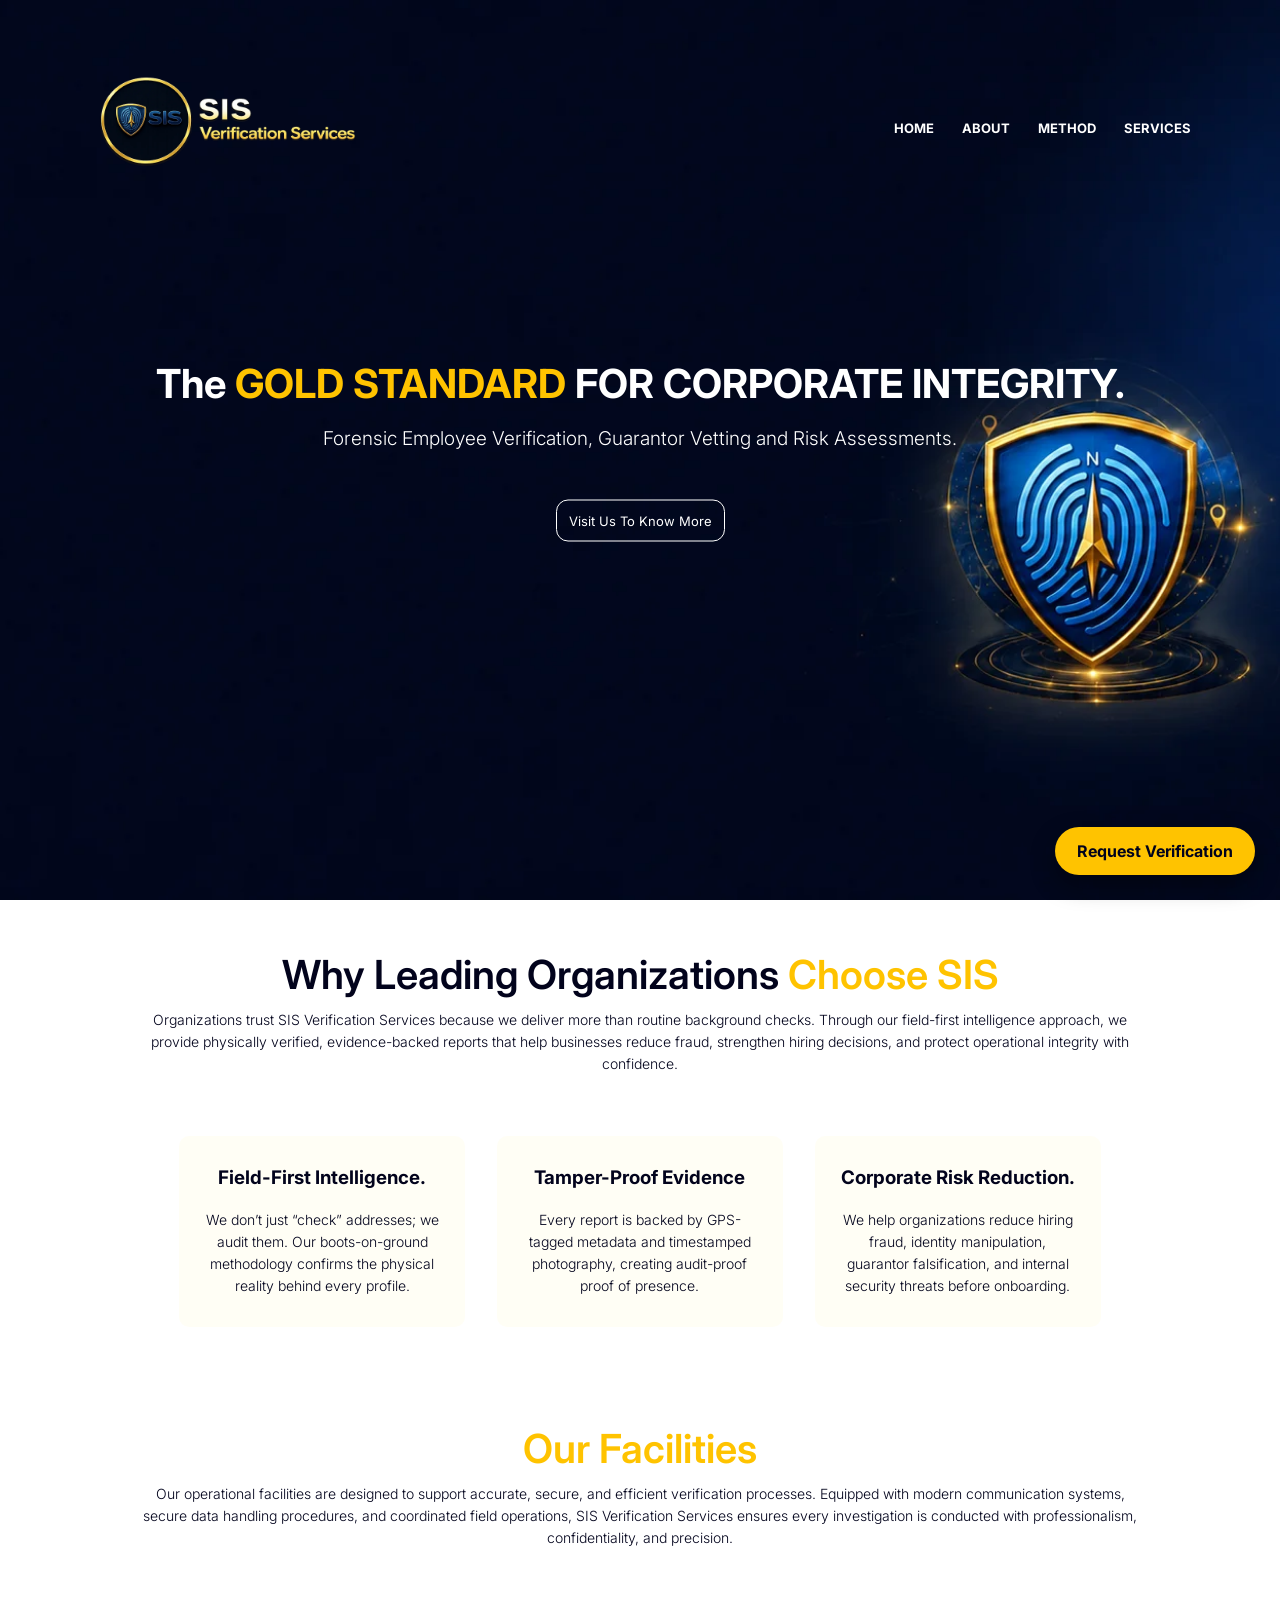
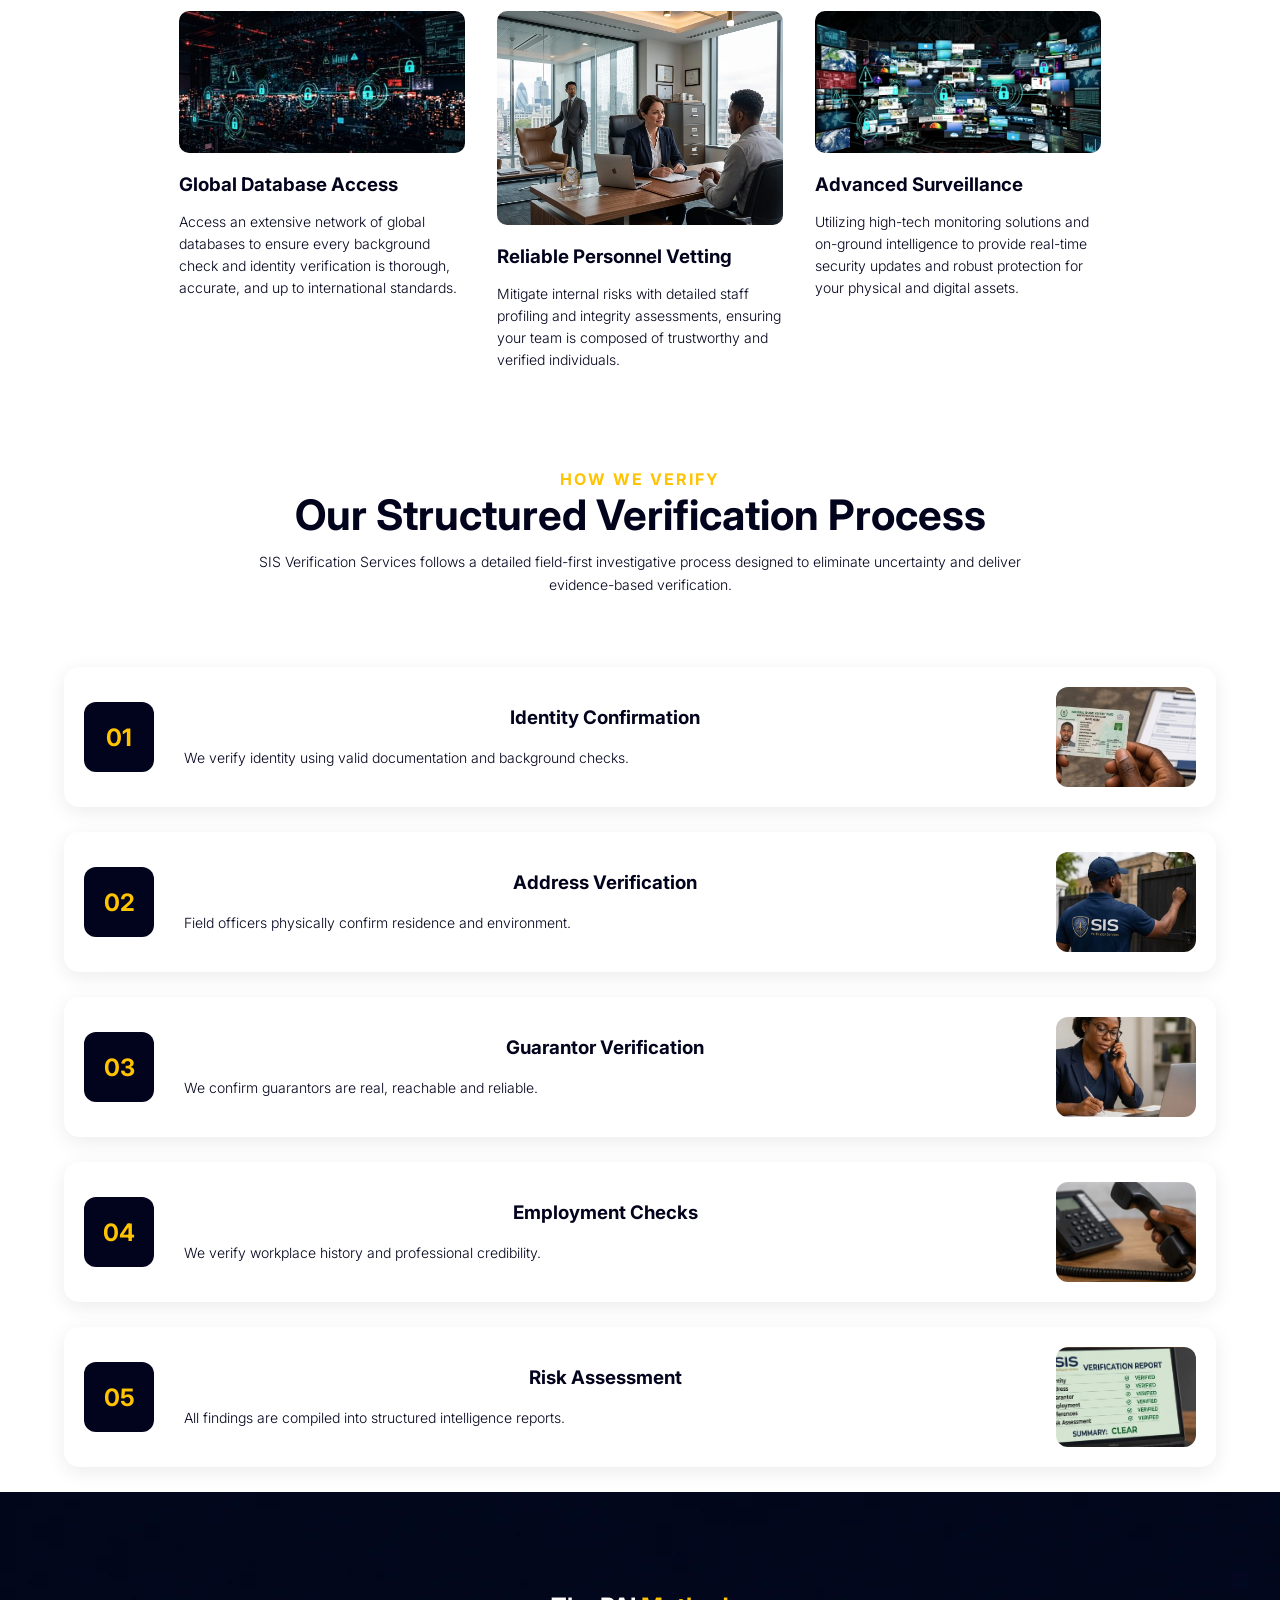
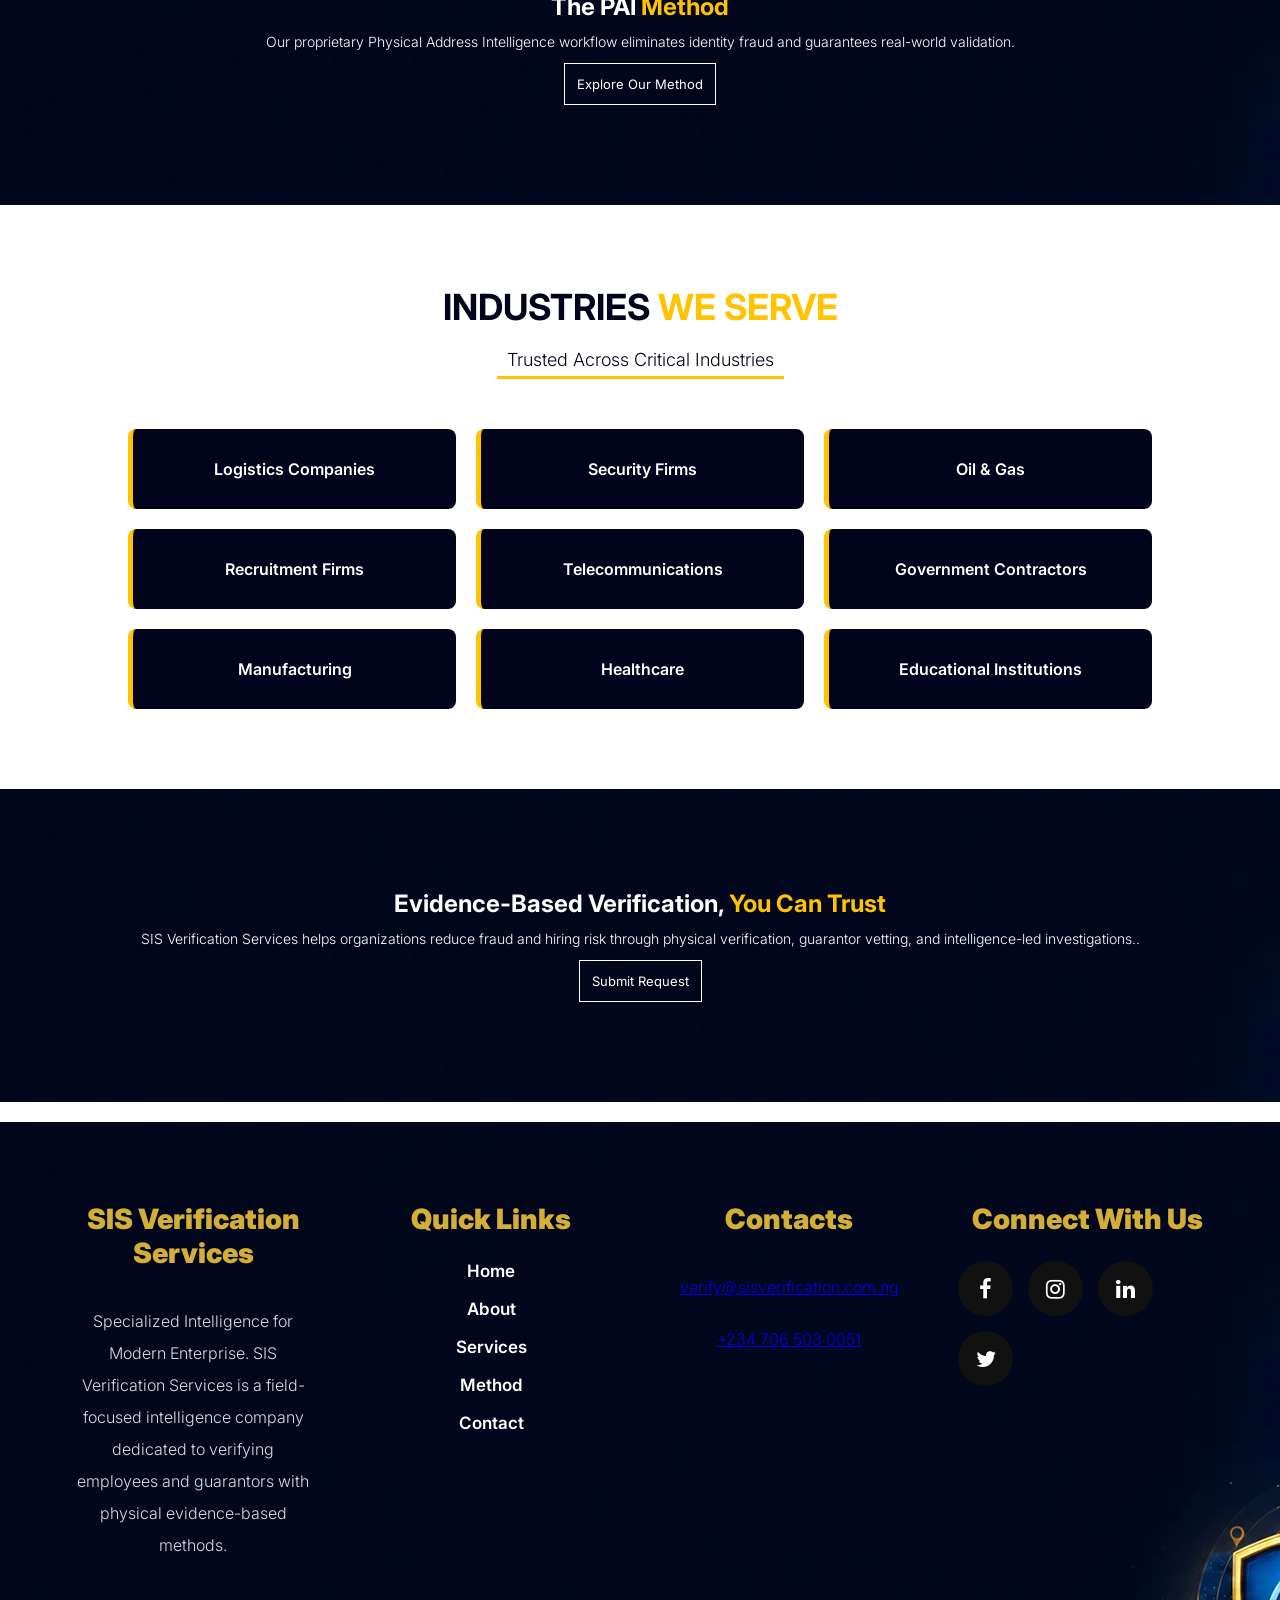
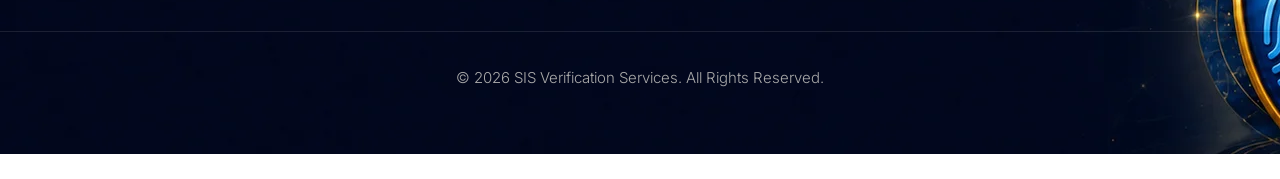
<file: index.html>
<!DOCTYPE html>
<html lang="en">

<head>
    <meta charset="UTF-8">
    <meta name="viewport" content="width=device-width, initial-scale=1.0">
    <title>Document</title>
    <link rel="stylesheet" href="./style.css">
    <!-- Connects to Google Fonts for the Inter family -->
    <link rel="preconnect" href="https://fonts.googleapis.com">
    <link rel="preconnect" href="https://fonts.gstatic.com" crossorigin>
    <link href="https://fonts.googleapis.com/css2?family=Inter:wght@400;700&display=swap" rel="stylesheet">
    <link rel="stylesheet" href="https://cdnjs.cloudflare.com/ajax/libs/font-awesome/4.7.0/css/font-awesome.min.css">
</head>

<body>
    <section class="header" id="dynamic-header">
        <nav>
            <a href="index.html"><img src="./image/loog0transparent.webp" height="100" width="100"></a>
            <div class="nav-links" id="nav-links">
                <i class="fa fa-times" onclick="hideMenu()"></i>
                <ul>
                    <li><a href="./index.html">HOME</a></li>
                    <li><a href="./about.html">ABOUT</a></li>
                    <li><a href="./method.html">METHOD</a></li>
                    <li><a href="./service.html">SERVICES</a></li>
                </ul>
            </div>
            <i class="fa fa-bars" onclick="showMenu()"></i>

            </div>

        </nav>
        <div class="text-box">
            <h1>The <span class="gold">GOLD STANDARD</span> FOR CORPORATE INTEGRITY.</h1>
            <p>Forensic Employee Verification, Guarantor Vetting and Risk Assessments.</p>
            <a href="./about.html" class="hero-btn">Visit Us To Know More</a>
        </div>

    </section>



    <section class="service">
        <h1 id="Why">Why Leading Organizations <span>Choose SIS</span></h1>
        <p>Organizations trust SIS Verification Services because we deliver more than routine background checks. Through
            our field-first intelligence approach, we provide physically verified, evidence-backed reports that help
            businesses reduce fraud, strengthen hiring decisions, and protect operational integrity with confidence.</p>

        <div class="row">
            <div class="service-col">
                <h3>Field-First Intelligence.</h3>
                <p>We don’t just “check” addresses; we audit them. Our boots-on-ground methodology confirms the physical
                    reality behind every profile.</p>
            </div>
            <div class="service-col">
                <h3>Tamper-Proof Evidence</h3>
                <p>Every report is backed by GPS-tagged metadata and timestamped photography, creating audit-proof proof
                    of presence.</p>
            </div>
            <div class="service-col">
                <h3>Corporate Risk Reduction.</h3>
                <p>We help organizations reduce hiring fraud, identity manipulation, guarantor falsification, and
                    internal security threats before onboarding.</p>
            </div>

        </div>

    </section>

    <section class="facilities">
        <h1 id="facilities"> <span>Our Facilities</span></h1>
        <p>Our operational facilities are designed to support accurate, secure, and efficient verification processes.
            Equipped with modern communication systems, secure data handling procedures, and coordinated field
            operations, SIS Verification Services ensures every investigation is conducted with professionalism,
            confidentiality, and precision.</p>

        <div class="row">
            <div class="facilities-col">
                <img src="./image/database.webp" alt="">
                <h3>Global Database Access</h3>
                <p>Access an extensive network of global databases to ensure every background check and identity
                    verification is thorough, accurate, and up to international standards.</p>
            </div>
            <div class="facilities-col">
                <img src="./image/staff.webp" alt="">
                <h3>Reliable Personnel Vetting</h3>
                <p>Mitigate internal risks with detailed staff profiling and integrity assessments, ensuring your team
                    is composed of trustworthy and verified individuals.</p>
            </div>
            <div class="facilities-col">
                <img src="./image/field monitoring.webp" alt="">
                <h3>Advanced Surveillance</h3>
                <p>Utilizing high-tech monitoring solutions and on-ground intelligence to provide real-time security
                    updates and robust protection for your physical and digital assets.</p>
            </div>

        </div>


    </section>

    <!-- HOW WE VERIFY SECTION -->

    <section class="verify-section">

        <div class="verify-header">
            <span>HOW WE VERIFY</span>

            <h2>Our Structured Verification Process</h2>

            <p>
                SIS Verification Services follows a detailed field-first investigative process
                designed to eliminate uncertainty and deliver evidence-based verification.
            </p>
        </div>

        <div class="verify-container">

            <!-- STEPS LIST -->
            <div class="verify-content">

                <!-- STEP 1 -->
                <div class="verify-card">

                    <div class="step-number">01</div>

                    <div class="verify-text">
                        <h3>Identity Confirmation</h3>
                        <p>We verify identity using valid documentation and background checks.</p>
                    </div>

                    <div class="step-image">
                        <img src="./image/STEP1.webp" alt="Identity Verification">
                    </div>

                </div>

                <!-- STEP 2 -->
                <div class="verify-card">

                    <div class="step-number">02</div>

                    <div class="verify-text">
                        <h3>Address Verification</h3>
                        <p>Field officers physically confirm residence and environment.</p>
                    </div>

                    <div class="step-image">
                        <img src="./image/step2.webp" alt="Address Verification">
                    </div>

                </div>

                <!-- STEP 3 -->
                <div class="verify-card">

                    <div class="step-number">03</div>

                    <div class="verify-text">
                        <h3>Guarantor Verification</h3>
                        <p>We confirm guarantors are real, reachable and reliable.</p>
                    </div>

                    <div class="step-image">
                        <img src="./image/step3.webp" alt="Guarantor Verification">
                    </div>

                </div>

                <!-- STEP 4 -->
                <div class="verify-card">

                    <div class="step-number">04</div>

                    <div class="verify-text">
                        <h3>Employment Checks</h3>
                        <p>We verify workplace history and professional credibility.</p>
                    </div>

                    <div class="step-image">
                        <img src="./image/step4.webp" alt="Employment Check">
                    </div>

                </div>

                <!-- STEP 5 -->
                <div class="verify-card">

                    <div class="step-number">05</div>

                    <div class="verify-text">
                        <h3>Risk Assessment</h3>
                        <p>All findings are compiled into structured intelligence reports.</p>
                    </div>

                    <div class="step-image">
                        <img src="./image/step5.webp" alt="Risk Assessment">
                    </div>

                </div>

            </div>

        </div>

    </section>

    <Section class="method">
        <div>
            <h1 id="method">The PAI <span>Method</span></h1>
            <p>Our proprietary Physical Address Intelligence workflow eliminates identity fraud and guarantees
                real-world
                validation.</p>
            <a href="./method.html" class="explore-btn">Explore Our Method</a>
        </div>

    </Section>


    <section class="industries">
        <h1>INDUSTRIES <span>WE SERVE</span></h1>
        <p>Trusted Across Critical Industries</p>

        <div class="industry-grid">
            <div class="industry-item">Logistics Companies</div>
            <div class="industry-item">Security Firms</div>
            <div class="industry-item">Oil & Gas</div>
            <div class="industry-item">Recruitment Firms</div>
            <div class="industry-item">Telecommunications</div>
            <div class="industry-item">Government Contractors</div>
            <div class="industry-item">Manufacturing</div>
            <div class="industry-item">Healthcare</div>
            <div class="industry-item">Educational Institutions</div>
        </div>
    </section>


    <section class="cta">
        <div>
            <div>
                <h2>Evidence-Based Verification, <span>You Can Trust</span></h2>
                <p>SIS Verification Services helps organizations reduce fraud and hiring risk through physical
                    verification, guarantor vetting, and intelligence-led investigations..</p>
                <a href="./contact.html" class="cta-btn">Submit Request</a>
            </div>
        </div>

        <a href="contact.html" class="fixed-cta">
            Request Verification
        </a>
    </section>




    <!-- footer -->

    <!-- <section class="home-footer">
        <h4>About Us</h4>
        <p>Specialized Intelligence for Modern Enterprise. SIS Verification Services is a field-focused intelligence
            company
            dedicated to verifying <br>employees and guarantors with physical evidence-based methods.</p>
        <div class="home-icons">
            <i class="fa fa-facebook"></i>
            <i class="fa fa-twitter"></i>
            <i class="fa fa-instagram"></i>
            <i class="fa fa-linkedin"></i>

        </div>

        <p>© 2026 SIS Verification Services.</p>
    </section> -->


    <!-- FOOTER SECTION -->

    <footer class="footer">

        <div class="footer-container">

            <!-- FOOTER ABOUT -->
            <div class="footer-box">

                <h3>SIS Verification Services</h3>

                <p>
                    Specialized Intelligence for Modern Enterprise. SIS Verification Services is a field-focused
                    intelligence company dedicated to verifying
                    employees and guarantors with physical evidence-based methods.
                </p>

            </div>


            <!-- QUICK LINKS -->
            <div class="footer-box">

                <h3>Quick Links</h3>

                <ul>

                    <li><a href="index.html">Home</a></li>

                    <li><a href="about.html">About</a></li>

                    <li><a href="service.html">Services</a></li>

                    <li><a href="method.html">Method</a></li>

                    <li><a href="contact.html">Contact</a></li>

                </ul>

            </div>


            <!-- CONTACTS -->
            <div class="footer-box">

                <h3>Contacts</h3>

                <p><a href="mailto:verify@sisverification.com.ng">
                        verify@sisverification.com.ng
                    </a></p>

                <p><a href="tel:+2347065030051">
                        +234 706 503 0051
                    </a></p>

            </div>


            <!-- SOCIALS -->
            <div class="footer-box">

                <h3>Connect With Us</h3>

                <div class="social-icons">

                    <a href="#"><i class="fa fa-facebook"></i></a>

                    <a href="#"><i class="fa fa-instagram"></i></a>

                    <a href="#"><i class="fa fa-linkedin"></i></a>

                    <a href="#"><i class="fa fa-twitter"></i></a>

                </div>

            </div>

        </div>


        <!-- FOOTER BOTTOM -->
        <div class="footer-bottom">

            <p>
                © 2026 SIS Verification Services. All Rights Reserved.
            </p>

        </div>

    </footer>
</file>
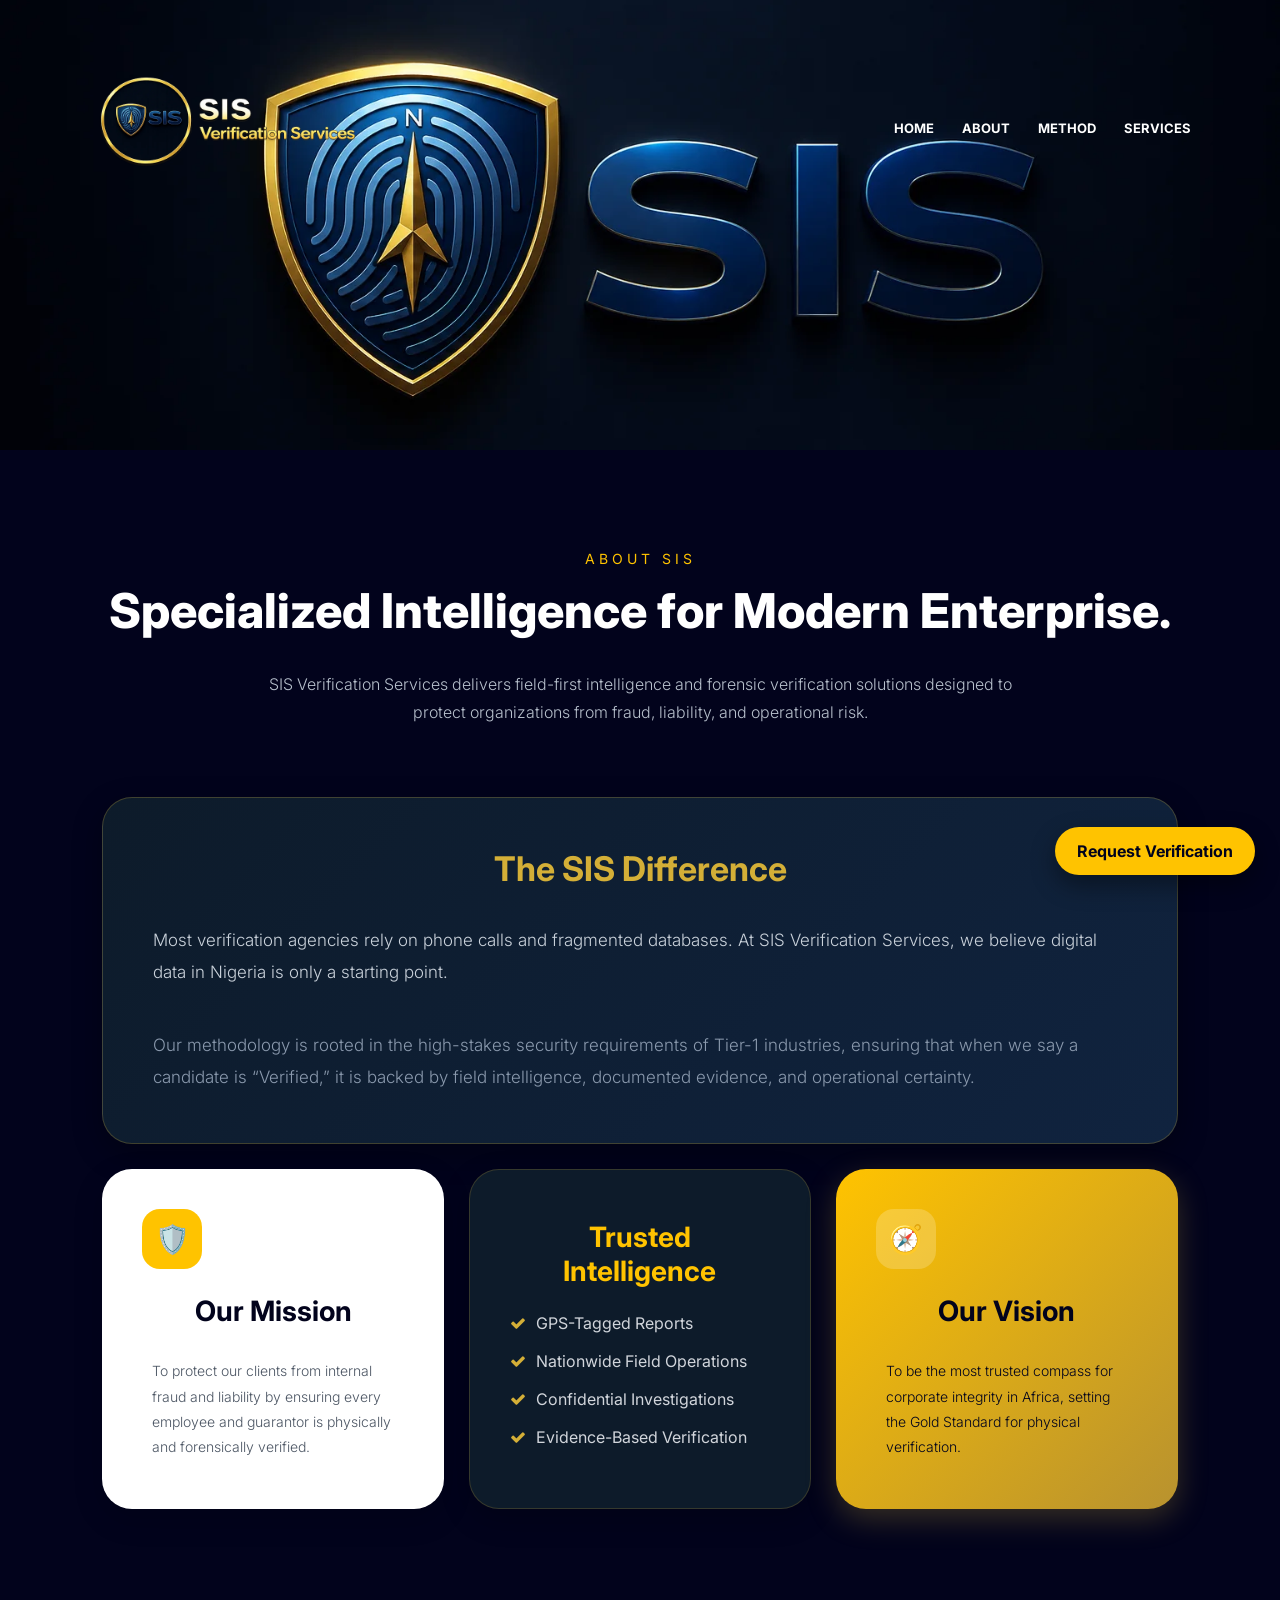
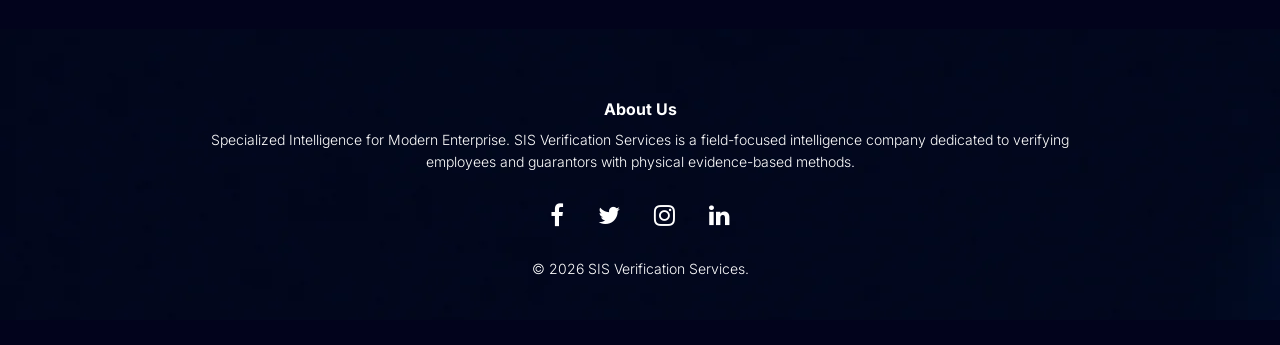
<file: about.html>
<!DOCTYPE html>
<html lang="en">

<head>
    <meta charset="UTF-8">
    <meta name="viewport" content="width=device-width, initial-scale=1.0">
    <title>Document</title>
    <link rel="stylesheet" href="./style.css">
    <!-- Connects to Google Fonts for the Inter family -->
<link rel="preconnect" href="https://fonts.googleapis.com">
<link rel="preconnect" href="https://fonts.gstatic.com" crossorigin>
<link href="https://fonts.googleapis.com/css2?family=Inter:wght@400;700&display=swap" rel="stylesheet">
    <link rel="stylesheet" href="https://cdnjs.cloudflare.com/ajax/libs/font-awesome/4.7.0/css/font-awesome.min.css">
</head>

<body class="about-body">
    <section class="sub-header" id="dynamic-header">
        <nav>
            <a href="index.html"><img src="./image/loog0transparent.webp" height="100" width="100"></a>
            <div class="nav-links" id="nav-links">
                <i class="fa fa-times" onclick="hideMenu()"></i>
                <ul>
                    <li><a href="./index.html">HOME</a></li>
                    <li><a href="./about.html">ABOUT</a></li>
                    <li><a href="./method.html">METHOD</a></li>
                    <li><a href="./service.html">SERVICES</a></li>
                </ul>
            </div>
            <i class="fa fa-bars" onclick="showMenu()"></i>

        </nav>

    </section>


    <section class="about-section">

        <!-- Section Header -->
        <div class="about-header">
            <span>About SIS</span>
            <h2>Specialized Intelligence for Modern Enterprise.</h2>
            <p>
                SIS Verification Services delivers field-first intelligence and forensic
                verification solutions designed to protect organizations from fraud,
                liability, and operational risk.
            </p>
        </div>

        <!-- Bento Grid -->
        <div class="bento-grid">

            <!-- Large Card -->
            <div class="card large-card">
                <h3>The SIS Difference</h3>
                <p>
                    Most verification agencies rely on phone calls and fragmented databases.
                    At SIS Verification Services, we believe digital data in Nigeria is only
                    a starting point.
                </p>
                <p style="margin-top: 20px; color: #8a99ad;">
                    Our methodology is rooted in the high-stakes security requirements of
                    Tier-1 industries, ensuring that when we say a candidate is “Verified,”
                    it is backed by field intelligence, documented evidence, and operational
                    certainty.
                </p>
            </div>

            <!-- Mission Card -->
            <div class="card mission-card">
                <div class="icon-box">🛡️</div>
                <h3>Our Mission</h3>
                <p>
                    To protect our clients from internal fraud and liability by ensuring
                    every employee and guarantor is physically and forensically verified.
                </p>
            </div>

            <!-- Trust Card -->
            <div class="card trust-card">
                <h3>Trusted Intelligence</h3>
                <ul>
                    <li><i class="fa fa-check" style="color:#D4AF37; margin-right:10px;"></i> GPS-Tagged Reports
                    </li>
                    <li><i class="fa fa-check" style="color:#D4AF37; margin-right:10px;"></i> Nationwide Field
                        Operations</li>
                    <li><i class="fa fa-check" style="color:#D4AF37; margin-right:10px;"></i> Confidential
                        Investigations</li>
                    <li><i class="fa fa-check" style="color:#D4AF37; margin-right:10px;"></i> Evidence-Based
                        Verification</li>
                </ul>
            </div>

            <!-- Vision Card -->
            <div class="card vision-card">
                <div class="icon-box">🧭</div>
                <h3>Our Vision</h3>
                <p>
                    To be the most trusted compass for corporate integrity in Africa,
                    setting the Gold Standard for physical verification.
                </p>
            </div>



        </div>

        <a href="contact.html" class="fixed-cta">
            Request Verification
        </a>
    </section>



    <section class="footer">
        <h4>About Us</h4>
        <p>Specialized Intelligence for Modern Enterprise. SIS Verification Services is a field-focused intelligence
            company
            dedicated to verifying <br>employees and guarantors with physical evidence-based methods.</p>
        <div class="icons">
            <i class="fa fa-facebook"></i>
            <i class="fa fa-twitter"></i>
            <i class="fa fa-instagram"></i>
            <i class="fa fa-linkedin"></i>
        </div>

        <p>© 2026 SIS Verification Services.</p>
    </section>






</body>

</html>
</file>
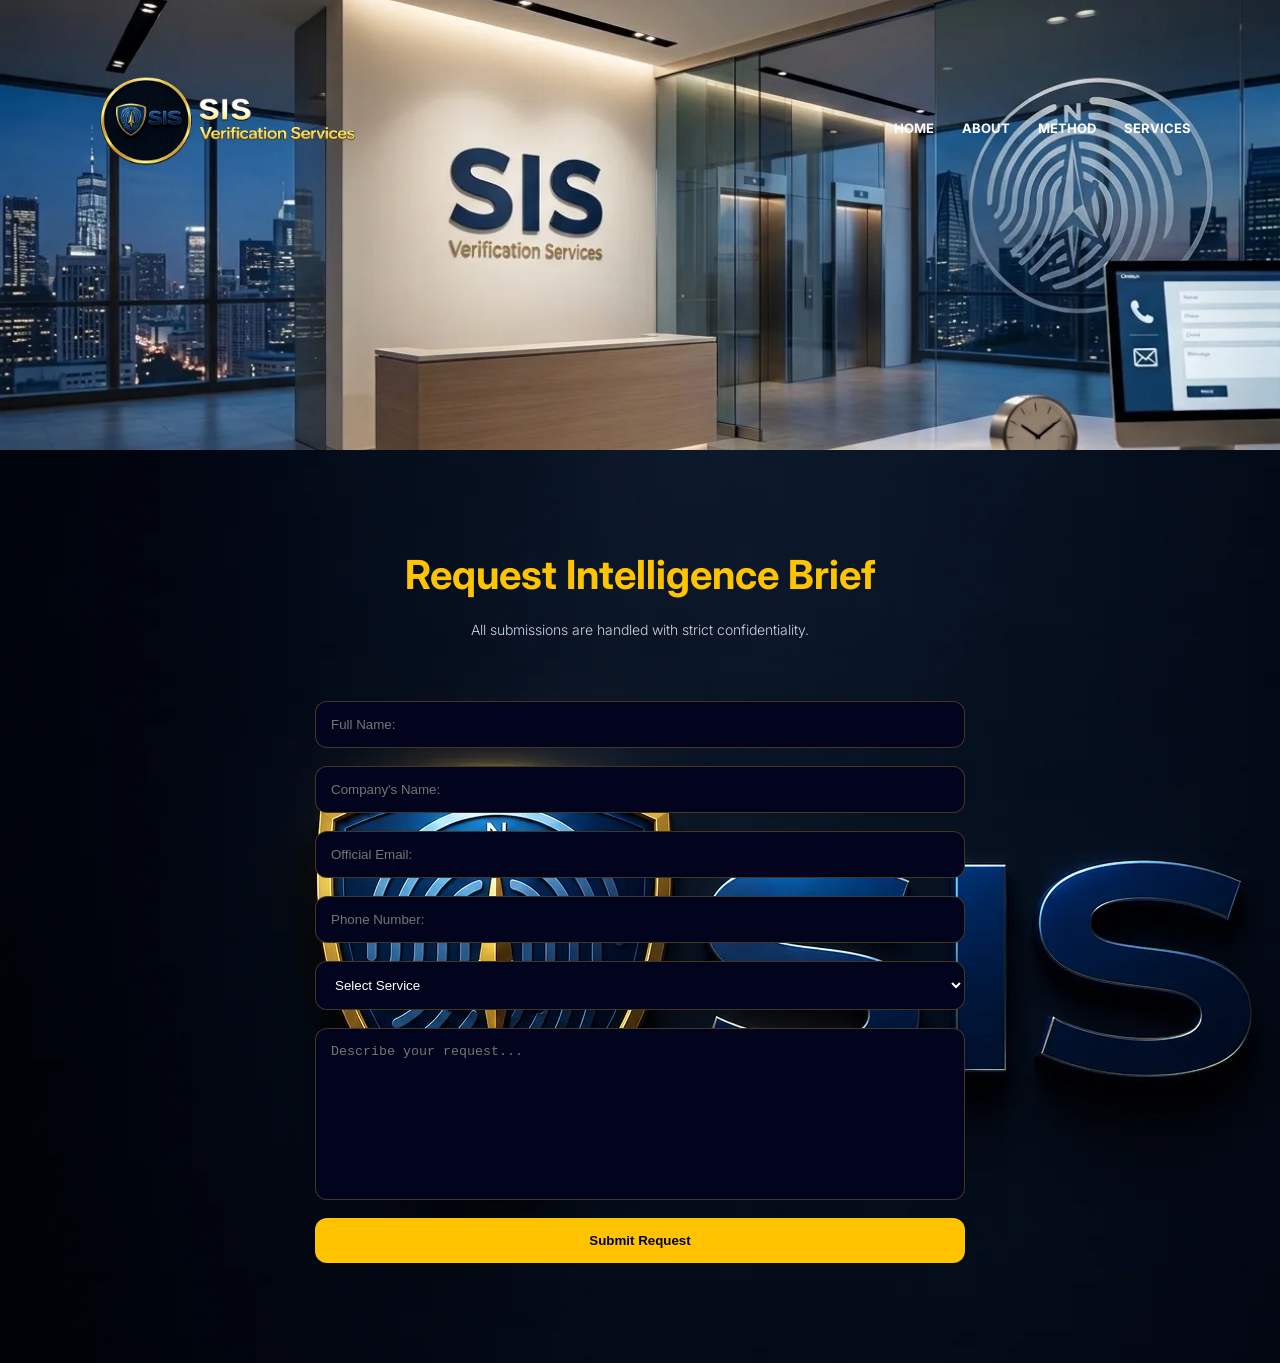
<file: contact.html>
<!DOCTYPE html>
<html lang="en">

<head>
    <meta charset="UTF-8">
    <meta name="viewport" content="width=device-width, initial-scale=1.0">
    <title>Document</title>
    <link rel="stylesheet" href="./style.css">
    <!-- Connects to Google Fonts for the Inter family -->
<link rel="preconnect" href="https://fonts.googleapis.com">
<link rel="preconnect" href="https://fonts.gstatic.com" crossorigin>
<link href="https://fonts.googleapis.com/css2?family=Inter:wght@400;700&display=swap" rel="stylesheet">
</head>

<body>

    <section class="contact-form-header" id="dynamic-header">
        <nav>
            <a href="index.html"><img src="./image/loog0transparent.webp" height="100" width="100"></a>
            <div class="nav-links" id="nav-links">
                <i class="fa fa-times" onclick="hideMenu()"></i>
                <ul>
                    <li><a href="./index.html">HOME</a></li>
                    <li><a href="./about.html">ABOUT</a></li>
                    <li><a href="./method.html">METHOD</a></li>
                    <li><a href="./service.html">SERVICES</a></li>
                </ul>
            </div>
            <i class="fa fa-bars" onclick="showMenu()"></i>

        </nav>
 
    </section>

    <section id="contact" class="contact-section">

        <div class="contact-header">
            <h2>Request Intelligence Brief</h2>
            <p>All submissions are handled with strict confidentiality.</p>
        </div>

        <form action="https://formsubmit.co/Verify@sisverification.com.ng" method="POST" class="contact-form">

            <!-- disable captcha -->
            <input type="hidden" name="_captcha" value="false">

            <!-- redirect after submit (optional) -->
            <input type="hidden" name="_next" value="https://yourwebsite.com/thank-you.html">

            <input type="text" name="name" placeholder="Full Name:" required>

            <input type="text" name="company" placeholder="Company's Name:">

            <input type="email" name="email" placeholder="Official Email:" required>

            <input type="tel" name="phone" placeholder="Phone Number:">

            <select name="service">
                <option>Select Service</option>
                <option>Employee Verification</option>
                <option>Guarantor Vetting</option>
                <option>Field Intelligence</option>
                <option>Risk Assessments</option>
            </select>

            <textarea name="message" placeholder="Describe your request..." required></textarea>

            <button type="submit">
                Submit Request
            </button>

        </form>

    </section>

</body>

</html>
</file>
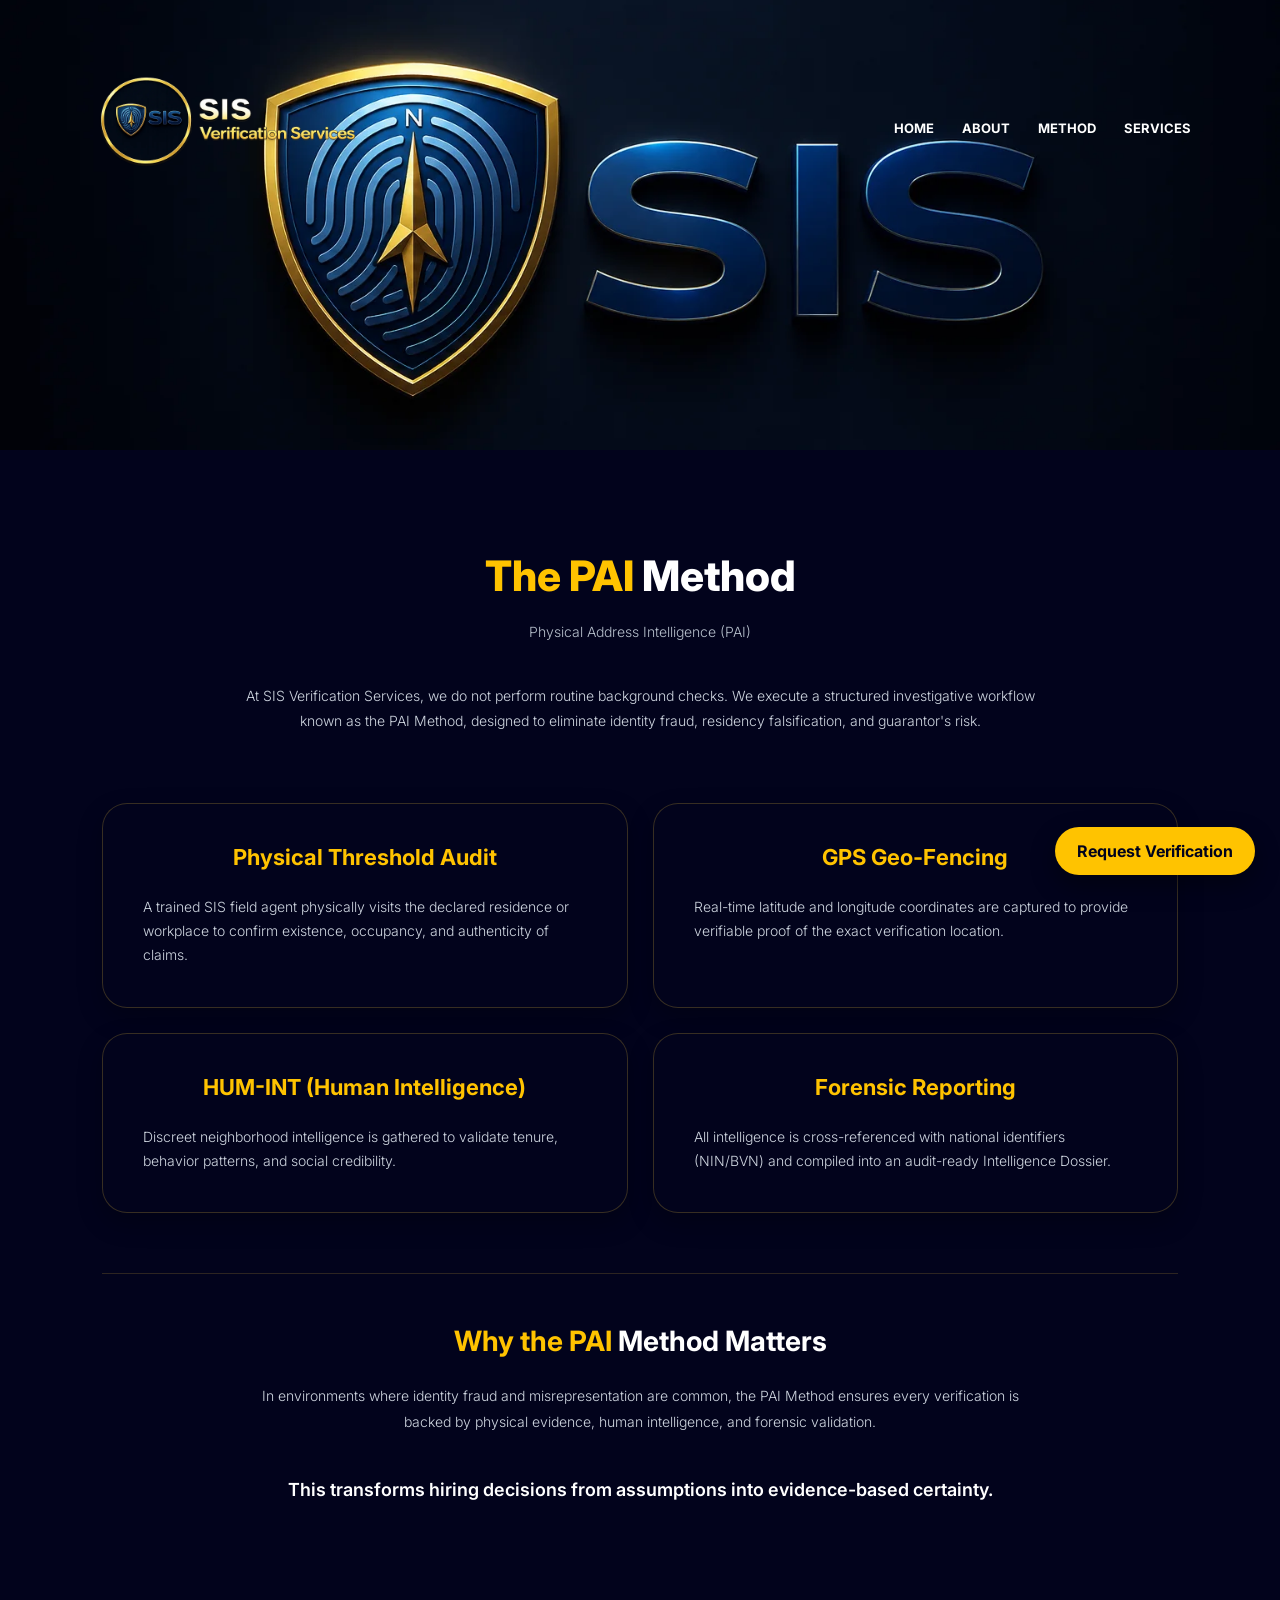
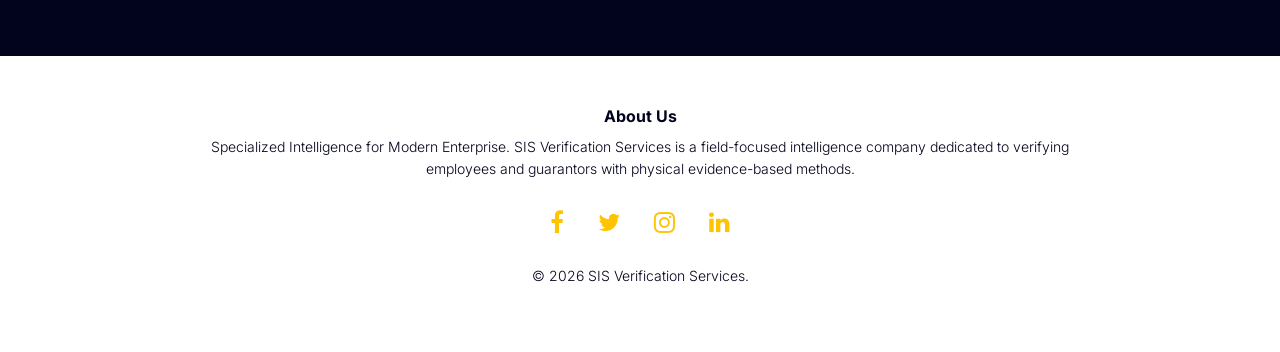
<file: method.html>
<!DOCTYPE html>
<html lang="en">

<head>
    <meta charset="UTF-8">
    <meta name="viewport" content="width=device-width, initial-scale=1.0">
    <title>Document</title>
    <link rel="stylesheet" href="./style.css">
    <!-- Connects to Google Fonts for the Inter family -->
<link rel="preconnect" href="https://fonts.googleapis.com">
<link rel="preconnect" href="https://fonts.gstatic.com" crossorigin>
<link href="https://fonts.googleapis.com/css2?family=Inter:wght@400;700&display=swap" rel="stylesheet">
    <link rel="stylesheet" href="https://cdnjs.cloudflare.com/ajax/libs/font-awesome/4.7.0/css/font-awesome.min.css">
</head>

<body>
    <section class="method-header" id="dynamic-header">
        <nav>
            <a href="index.html"><img src="./image/loog0transparent.webp" height="100" width="100"></a>
            <div class="nav-links" id="nav-links">
                <i class="fa fa-times" onclick="hideMenu()"></i>
                <ul>
                    <li><a href="index.html">HOME</a></li>
                    <li><a href="./about.html">ABOUT</a></li>
                    <li><a href="./method.html">METHOD</a></li>
                    <li><a href="./service.html">SERVICES</a></li>
                </ul>
            </div>
            <i class="fa fa-bars" onclick="showMenu()"></i>

        </nav>

    </section>

    <section class="pai-section">

        <!-- Header -->
        <div class="pai-header">
            <h2 id="pai">The PAI <span>Method</span></h2>
            <p>Physical Address Intelligence (PAI)</p>

            <p class="intro">
                At SIS Verification Services, we do not perform routine background checks.
                We execute a structured investigative workflow known as the PAI Method,
                designed to eliminate identity fraud, residency falsification, and guarantor's risk.
            </p>
        </div>

        <!-- Steps Grid -->
        <div class="pai-grid">

            <div class="pai-card">
                <h3>Physical Threshold Audit</h3>
                <p>
                    A trained SIS field agent physically visits the declared residence or workplace to confirm
                    existence, occupancy, and authenticity of claims.
                </p>
            </div>

            <div class="pai-card">
                <h3>GPS Geo-Fencing</h3>
                <p>
                    Real-time latitude and longitude coordinates are captured to provide verifiable proof of the exact
                    verification location.
                </p>
            </div>

            <div class="pai-card">
                <h3>HUM-INT (Human Intelligence)</h3>
                <p>
                    Discreet neighborhood intelligence is gathered to validate tenure, behavior patterns, and social
                    credibility.
                </p>
            </div>

            <div class="pai-card">
                <h3>Forensic Reporting</h3>
                <p>
                    All intelligence is cross-referenced with national identifiers (NIN/BVN) and compiled into an
                    audit-ready Intelligence Dossier.
                </p>
            </div>

        </div>

        <!-- Importance Section -->
        <div class="pai-footer">
            <h3>Why the PAI <span>Method Matters</span></h3>
            <p>
                In environments where identity fraud and misrepresentation are common, the PAI Method ensures every
                verification is backed by physical evidence, human intelligence, and forensic validation.
            </p>

            <p class="highlight">
                This transforms hiring decisions from assumptions into evidence-based certainty.
            </p>
        </div>

        <a href="contact.html" class="fixed-cta">
            Request Verification
        </a>

    </section>


    <!-- footer -->

    <section class="home-footer">
        <h4>About Us</h4>
        <p>Specialized Intelligence for Modern Enterprise. SIS Verification Services is a field-focused intelligence
            company
            dedicated to verifying <br>employees and guarantors with physical evidence-based methods.</p>
        <div class="home-icons">
            <i class="fa fa-facebook"></i>
            <i class="fa fa-twitter"></i>
            <i class="fa fa-instagram"></i>
            <i class="fa fa-linkedin"></i>
        </div>

        <p>© 2026 SIS Verification Services.</p>
    </section>






</body>

</html>
</file>
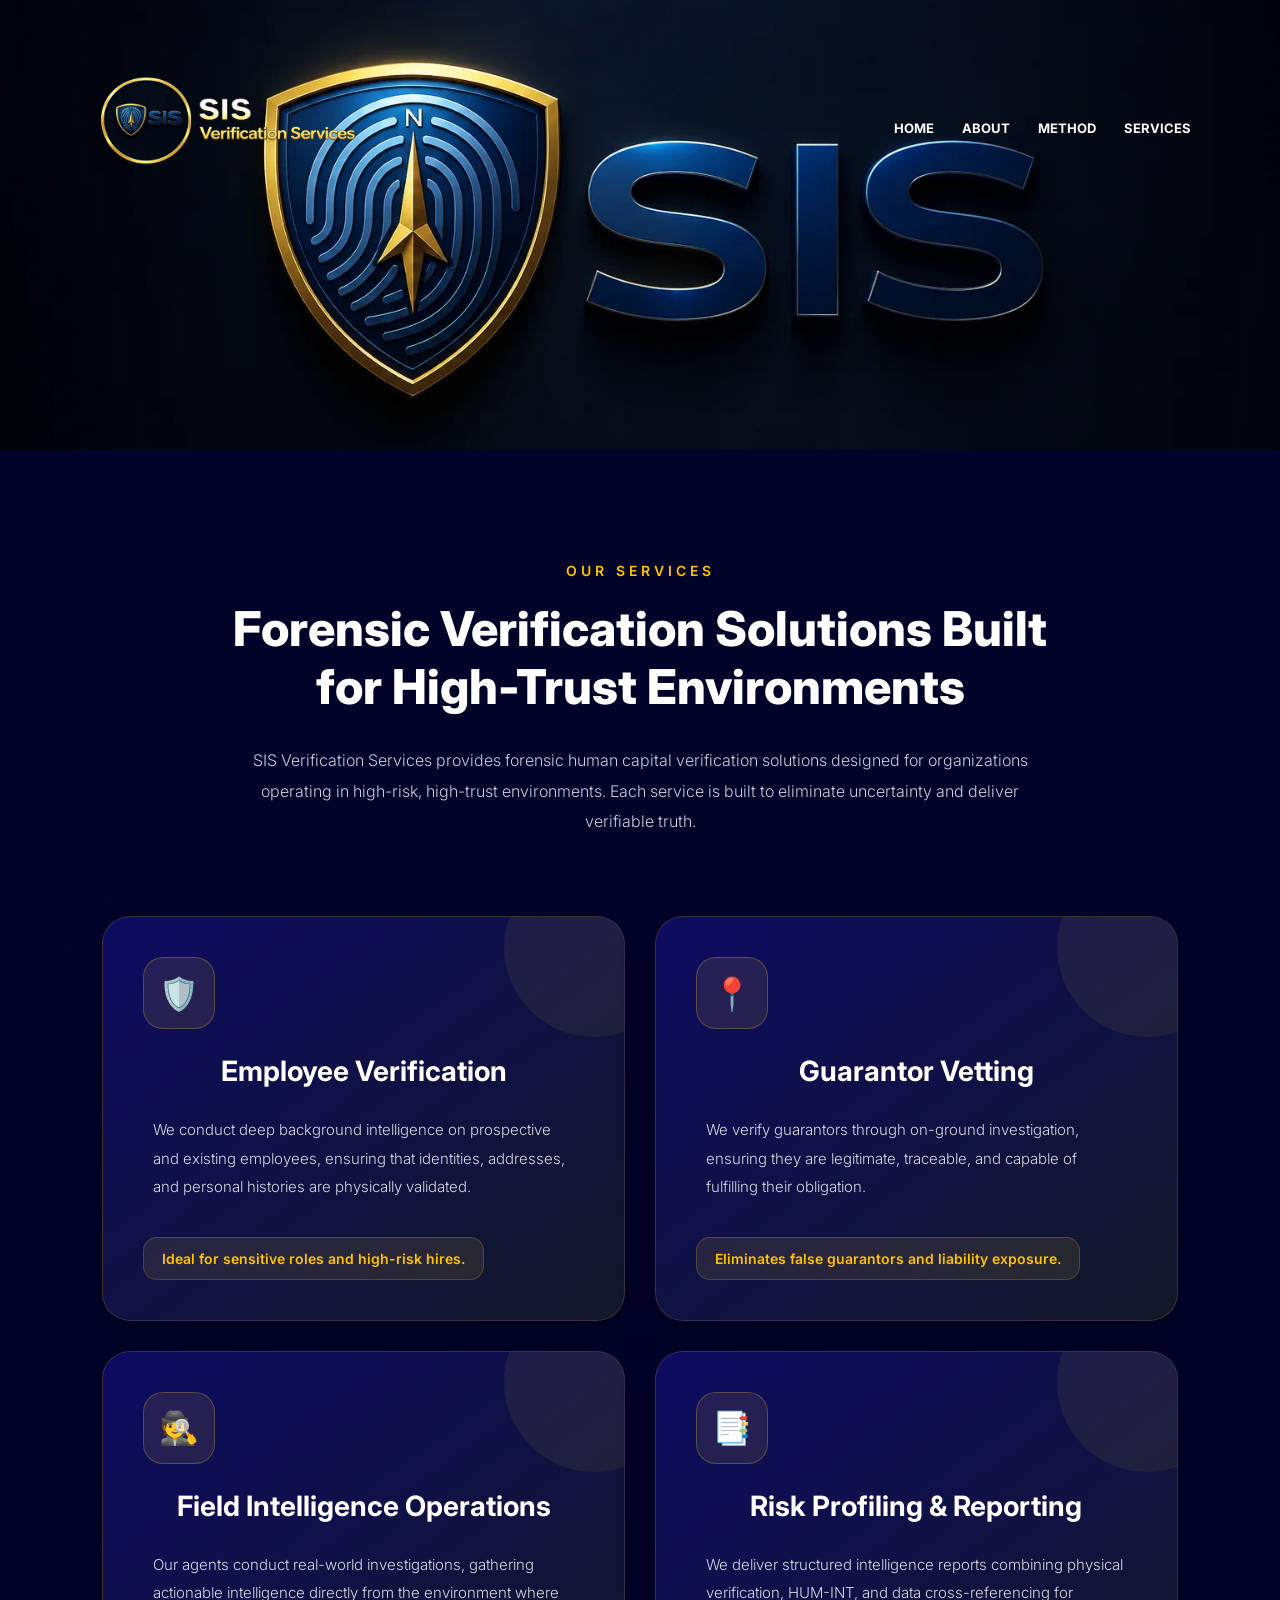
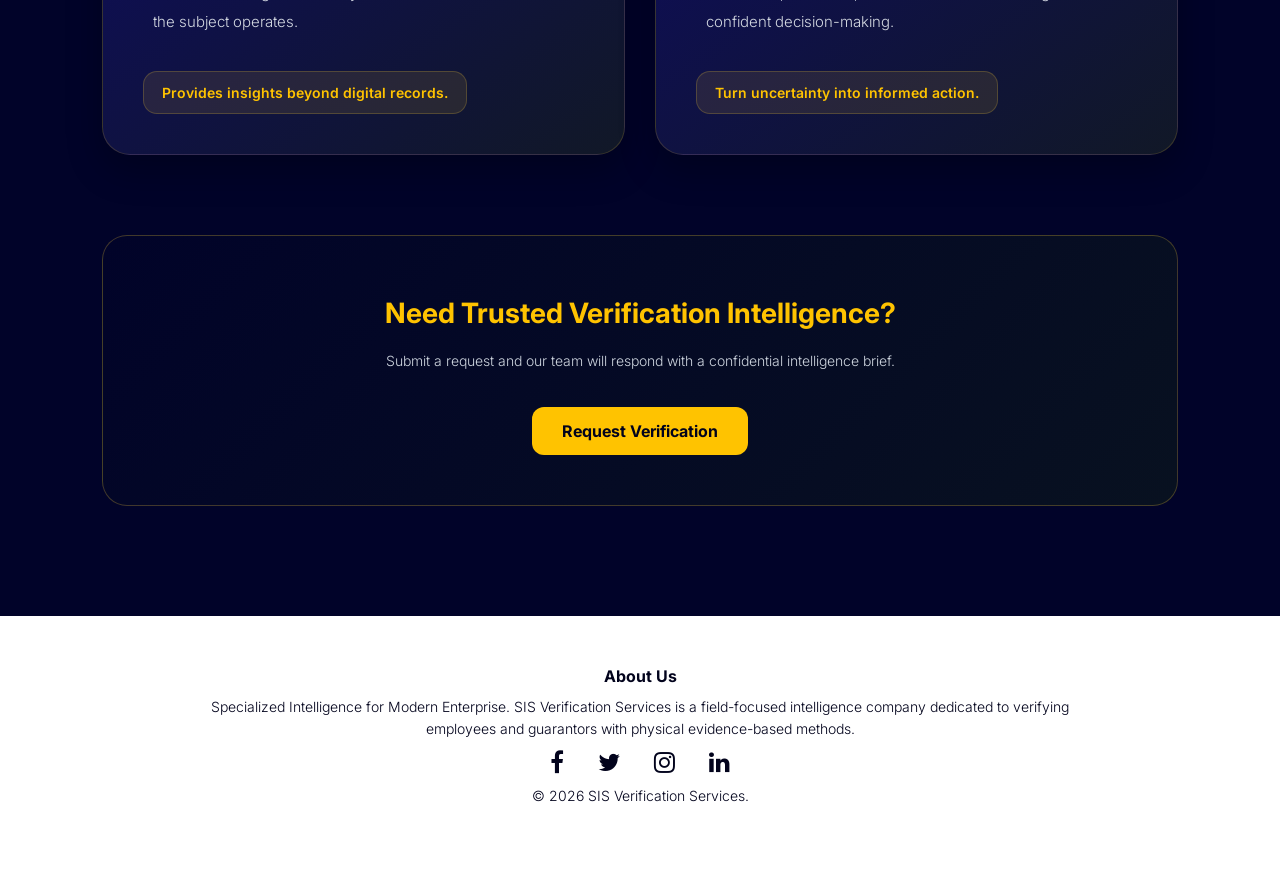
<file: service.html>
<!DOCTYPE html>
<html lang="en">

<head>
    <meta charset="UTF-8">
    <meta name="viewport" content="width=device-width, initial-scale=1.0">
    <title>Document</title>
    <link rel="stylesheet" href="./style.css">
    <!-- Connects to Google Fonts for the Inter family -->
    <link rel="preconnect" href="https://fonts.googleapis.com">
    <link rel="preconnect" href="https://fonts.gstatic.com" crossorigin>
    <link href="https://fonts.googleapis.com/css2?family=Inter:wght@400;700&display=swap" rel="stylesheet">
    <link rel="stylesheet" href="https://cdnjs.cloudflare.com/ajax/libs/font-awesome/4.7.0/css/font-awesome.min.css">
</head>
</head>

<body>
    <section class="serve-header" id="dynamic-header">
        <nav>
            <a href="index.html"><img src="./image/loog0transparent.webp" height="100" width="100"></a>
            <div class="nav-links" id="nav-links">
                <i class="fa fa-times" onclick="hideMenu()"></i>
                <ul>
                    <li><a href="./index.html">HOME</a></li>
                    <li><a href="./about.html">ABOUT</a></li>
                    <li><a href="./method.html">METHOD</a></li>
                    <li><a href="">SERVICES</a></li>
                </ul>
            </div>
            <i class="fa fa-bars" onclick="showMenu()"></i>

        </nav>

    </section>

    <section class="services-section">

        <!-- SECTION HEADER -->
        <div class="services-header">
            <span>OUR SERVICES</span>

            <h2 id="serve">
                Forensic Verification Solutions Built for High-Trust Environments
            </h2>

            <p>
                SIS Verification Services provides forensic human capital verification
                solutions designed for organizations operating in high-risk,
                high-trust environments. Each service is built to eliminate
                uncertainty and deliver verifiable truth.
            </p>
        </div>

        <!-- SERVICES GRID -->
        <div class="services-grid">

            <!-- CARD 1 -->
            <div class="service-card">

                <div class="service-icon">
                    🛡️
                </div>

                <h3>Employee Verification</h3>

                <p>
                    We conduct deep background intelligence on prospective and
                    existing employees, ensuring that identities, addresses,
                    and personal histories are physically validated.
                </p>

                <div class="service-highlight">
                    Ideal for sensitive roles and high-risk hires.
                </div>

            </div>

            <!-- CARD 2 -->
            <div class="service-card">

                <div class="service-icon">
                    📍
                </div>

                <h3>Guarantor Vetting</h3>

                <p>
                    We verify guarantors through on-ground investigation,
                    ensuring they are legitimate, traceable, and capable
                    of fulfilling their obligation.
                </p>

                <div class="service-highlight">
                    Eliminates false guarantors and liability exposure.
                </div>

            </div>

            <!-- CARD 3 -->
            <div class="service-card">

                <div class="service-icon">
                    🕵️
                </div>

                <h3>Field Intelligence Operations</h3>

                <p>
                    Our agents conduct real-world investigations,
                    gathering actionable intelligence directly from
                    the environment where the subject operates.
                </p>

                <div class="service-highlight">
                    Provides insights beyond digital records.
                </div>

            </div>

            <!-- CARD 4 -->
            <div class="service-card">

                <div class="service-icon">
                    📑
                </div>

                <h3>Risk Profiling & Reporting</h3>

                <p>
                    We deliver structured intelligence reports combining
                    physical verification, HUM-INT, and data cross-referencing
                    for confident decision-making.
                </p>

                <div class="service-highlight">
                    Turn uncertainty into informed action.
                </div>

            </div>

        </div>


        <!-- cta container -->
        <div class="cta-container">

            <h3>Need Trusted Verification Intelligence?</h3>

            <p>
                Submit a request and our team will respond with a confidential intelligence brief.
            </p>

            <a href="./contact.html" class="cta-button">
                Request Verification
            </a>

        </div>

    </section>

    <section class="service-footer">
        <h4>About Us</h4>
        <p>Specialized Intelligence for Modern Enterprise. SIS Verification Services is a field-focused intelligence
            company
            dedicated to verifying <br>employees and guarantors with physical evidence-based methods.</p>
        <div class="service-icons">
            <i class="fa fa-facebook"></i>
            <i class="fa fa-twitter"></i>
            <i class="fa fa-instagram"></i>
            <i class="fa fa-linkedin"></i>
        </div>

        <p>© 2026 SIS Verification Services.</p>
    </section>




</body>

</html>
</file>
<file: style.css>
body {
    /* This changes the font only. Your colors remain untouched. */
    font-family: 'Inter', sans-serif;
}
h1, h2, h3, strong {
    font-weight: 700;
}



* {
    margin: 0;
    padding: 0;
}

.header {
    height: 100vh;   /* Adjust this value */
    width: 100%;
    background-image: url(./image/newestback.webp);
    background-position: center;
    background-size: cover;
    position: relative;
}
/* .header {
    min-height: 100vh;
    width: 100%;
    background-image: url(./image/newback.webp);
    background-position: center;
    background-size: cover;
    position: relative;
} */

nav {
    display: flex;
    padding: 2% 6%;
    justify-content: space-between;
    align-items: center;


}

nav img {
    width: 300px;
    height: auto;
}

.nav-links {
    flex: 1;
    text-align: right;
}

.nav-links {
    flex: 1;
    text-align: right;
    font-weight: bold;
}

.nav-links ul li {
    list-style: none;
    display: inline-block;
    padding: 8px 12px;
    position: relative;
}

.nav-links ul li a {
    color: #fff;
    text-decoration: none;
    font-size: 13px;
}

.nav-links ul li::after {
    content: '';
    width: 0%;
    height: 2px;
    background: #FFC300;
    display: block;
    margin: auto;
    transition: 0.5s;
}

.nav-links ul li:hover::after {
    width: 100%;
}

.text-box {
    width: 90%;
    color: #ffffff;
    position: absolute;
    top: 50%;
    left: 50%;
    transform: translate(-50%, -50%);
    text-align: center;
}

.text-box h1 {
    font-size: 2.5rem;
}

.text-box span {
    color: #FFC300;
    font-weight: bold;
}

.text-box p {
    margin: 10px 0 40px;
    font-size: 19px;
    color: #ffffff;
}

.hero-btn {
    display: inline-block;
    text-decoration: none;
    color: #fff;
    border: 1px solid #fff;
    padding: 12px;
    font-size: 13px;
    background: transparent;
    position: relative;
    cursor: pointer;
    border-radius: 12px;
}

.hero-btn:hover {
    border: 1px solid #FFC300;
    background: #FFC300;
    transition: 1s;
}

nav .fa {
    display: none;
}

@media(max-width: 700px) {
    .text-box h1 {
        font-size: 40px;
    }

    .nav-links ul li {
        display: block;
    }

    .nav-links {
        position: absolute;
        background: #02031c;
        height: 100vh;
        width: 200px;
        top: 0;
        right: -200px;
        text-align: left;
        z-index: 2;
        transition: 1s;

    }

    nav .fa {
        display: block;
        color: #fff;
        margin: 10px;
        font-size: 22px;
        cursor: pointer;
    }

    .nav-links ul {
        padding: 30px;
    }

}




.service {
    width: 80%;
    margin: auto;
    text-align: center;
    padding-top: 50px;
    background-color: rgb(255, 255, 255);
    background-size: 100%;
}

.service h1 {
    font-size: 40px;
    font-weight: 600;
    color: #02031c;
}

p {
    color: #02031c;
    font-size: 14px;
    font-weight: 300;
    line-height: 22px;
    padding: 10px;
}

.row {
    margin: 5%;
    display: flex;
    justify-content: space-between;
}

.service-col {
    flex-basis: 31%;
    background: hsla(51, 93%, 50%, 0.04);
    border-radius: 10px;
    margin-bottom: 5%;
    padding: 20px 12px;
    box-sizing: border-box;
    transition: 0.5s;
}

h1 span {
    color: #FFC300;
}

h3 {
    text-align: center;
    font-weight: 600;
    margin: 10px 0;
    color: #02031c;
    font-weight: bolder;
}

.service-col:hover {
    box-shadow: 0 0 20px 0px rgba(0, 0, 0, 0.2);
}

@media(max-width: 700px) {
    .row {
        flex-direction: column;
    }
}



/* facilities */

.facilities {
    width: 80%;
    margin: auto;
    text-align: center;
    padding: 0px;
}

h1 span {
    color: #FFC300;
}

.facilities h1 {
    font-size: 40px;
    font-weight: 600;
    color: #02031c;
}

.facilities-col {
    flex-basis: 31%;
    border-radius: 10%;
    margin-bottom: 5%;
    text-align: left;
}

.facilities-col img {
    width: 100%;
    border-radius: 10px;
}

.row{
    display: flex;
    justify-content: space-between;
    gap: 20px;
}

.facilities-col p {
    padding: 0;
}

.facilities-col h3 {
    margin-top: 16px;
    margin-bottom: 15px;
    text-align: left;
    color: #02031c;
    font-weight: bold;
}

.facilities-col img:hover {
    background: #f44336;
    transition: 1s;
    border: 1px solid #02031c;

}

/* SECTION */
.verify-section{
    width: 90%;
    margin: auto;
    padding: 0px 0;
}

/* HEADER */
.verify-header{
    text-align: center;
    margin-bottom: 60px;
}

.verify-header span{
    color: #FFC300;
    font-weight: 700;
    letter-spacing: 2px;
}

.verify-header h2{
    font-size: 42px;
    color: #02031c;
}

.verify-header p{
    max-width: 800px;
    margin: auto;
    color: #02031c;
    line-height: 1.7;
}

/* CARD */
.verify-card{
    display: flex;
    align-items: center;
    gap: 20px;

    background: #fff;
    padding: 20px;
    margin-bottom: 25px;

    border-radius: 15px;
    box-shadow: 0 5px 20px rgba(0,0,0,0.08);

    transition: 0.3s ease;
}

.verify-card:hover{
    transform: translateY(-5px);
}

/* STEP NUMBER */
.step-number{
    width: 70px;
    height: 70px;

    background: #02031c;
    color: #FFC300;

    display: flex;
    justify-content: center;
    align-items: center;

    font-size: 24px;
    font-weight: bold;

    border-radius: 12px;
}

/* TEXT */
.verify-text{
    flex: 1;
}

.verify-text h3{
    color: #02031c;
    margin-bottom: 8px;
}

.verify-text p{
    color: #02031c;
    line-height: 1.6;
}

/* IMAGE PER STEP */
.step-image{
    width: 140px;
    height: 100px;
    flex-shrink: 0;
}

.step-image img{
    width: 100%;
    height: 100%;
    object-fit: cover;

    border-radius: 12px;
}

/* RESPONSIVE */
@media(max-width: 900px){

    .verify-card{
        flex-direction: column;
        align-items: flex-start;
    }

    .step-image{
        width: 100%;
        height: 180px;
        margin-top: 10px;
    }

    .verify-header h2{
        font-size: 30px;
    }
}

.method {
    display: flex;
    flex-direction: column;
    align-items: center;
    justify-content: center;
    text-align: center;
    padding: 100px 20px;
    background-image: url(./image/newestback.webp);
    color: rgb(255, 255, 255);
}

h1 span {
    color: #FFC300;
}

.explore-btn {
    display: inline-block;
    text-decoration: none;
    color: #ffffff;
    border: 1px solid #ffffff;
    padding: 12px;
    font-size: 13px;
    background: transparent;
    position: relative;
    cursor: pointer;
}

.explore-btn:hover {
    border: 1px solid #FFC300;
    background: #FFC300;
    transition: 1s;
}

.method p {
    color: #fff;
}


.industries {
    padding: 80px 10%;
    background-color: #fff;
    /* White background for clarity */
    text-align: center;
}

.industries h1 {
    color: #02031c;
    /* Your Deep Blue */
    font-size: 36px;
    font-weight: 700;
    margin-bottom: 10px;
}

.industries p {
    color: #02031c;
    font-size: 18px;
    margin-bottom: 50px;
    border-bottom: 3px solid #FFC300;
    /* Your Gold accent */
    display: inline-block;
    padding-bottom: 5px;
}

.industry-grid {
    display: grid;
    grid-template-columns: repeat(auto-fit, minmax(250px, 1fr));
    gap: 20px;
}

.industry-item {
    background: #02031c;
    /* Deep Blue base */
    color: #fff;
    padding: 30px;
    border-radius: 8px;
    font-weight: 600;
    transition: 0.4s;
    cursor: default;
    border-left: 5px solid #FFC300;
    /* Subtle Gold edge */
}

/* Hover effect to engage users */
.industry-item:hover {
    background: #FFC300;
    /* Flips to Gold on hover */
    color: #010329;
    /* Text flips to Blue */
    transform: translateY(-5px);
}

/* cta action */
.cta {
    display: flex;
    flex-direction: column;
    align-items: center;
    justify-content: center;
    text-align: center;
    padding: 100px 20px;
    background-image: url(./image/newestback.webp);
    color: rgb(255, 255, 255);
}

.cta h1 {
    color: #fff;
}

.cta p {
    color: #fff;
}

h2 span {
    color: #FFC300;
}

.cta-btn {
    display: inline-block;
    text-decoration: none;
    color: #ffffff;
    border: 1px solid #ffffff;
    padding: 12px;
    font-size: 13px;
    background: transparent;
    position: relative;
    cursor: pointer;
}

.cta-btn:hover {
    border: 1px solid #FFC300;
    background: #FFC300;
    transition: 1s;
}


/* footer */

.footer {
    width: 100%;
    text-align: center;
    padding: 30px 0;
    color: #ffffff;
}

.footer {
    margin-bottom: 25px;
    margin-top: 20px;
    font-weight: 600;
}

.footer p {
    color: #ffffff;
}

.icons {
    padding: 20px 0;
    text-align: center;
}

.icons .fa {
    color: #ffffff;
    /* Your brand Deep Blue */
    margin: 0 15px;
    font-size: 24px;
    cursor: pointer;
    transition: 0.3s;
}

/* Hover effect using your Gold Standard color */
.icons .fa:hover {
    color: #FFC300;
    /* Your brand Gold */
    transform: scale(1.2);
}

.home-footer {
    width: 100%;
    text-align: center;
    padding: 30px 0;
    color: #02031c;
}

.home-footer {
    margin-bottom: 25px;
    margin-top: 20px;
    font-weight: 600;
}

.home-footer p {
    color: #02031c;
}

.home-icons {
    padding: 20px 0;
    text-align: center;
}

.home-icons .fa {
    color: #FFC300;
    /* Your brand Deep Blue */
    margin: 0 15px;
    font-size: 24px;
    cursor: pointer;
    transition: 0.3s;
}

/* Hover effect using your Gold Standard color */
.home-icons .fa:hover {
    color: #fff;
    /* Your brand Gold */
    transform: scale(1.2);
}

.service-footer {
    width: 100%;
    text-align: center;
    padding: 30px 0;
    color: #02031c;
}

.service-footer {
    margin-bottom: 25px;
    margin-top: 20px;
    font-weight: 600;
}

.service-footer p {
    color: #02031c;
}

.home-icons {
    padding: 20px 0;
    text-align: center;
}

.service-icons .fa {
    color: #02031c;
    /* Your brand Deep Blue */
    margin: 0 15px;
    font-size: 24px;
    cursor: pointer;
    transition: 0.3s;
}

/* Hover effect using your Gold Standard color */
.service-icons .fa:hover {
    color: #FFC300;
    /* Your brand Gold */
    transform: scale(1.2);
}



/* About Us */
.sub-header {
    height: 50vh;
    width: 100%;
    background-image: url(./image/method\ logo\ \(1\).webp);
    background-position: center;
    background-size: cover;
    text-align: center;
    color: #ffffff;
}

.sub-header h1 {
    margin-top: 100px;
}

/* GOOGLE FONT */
@import url('https://fonts.googleapis.com/css2?family=Inter:wght@400;500;600;700;800&display=swap');

.about-section {
    margin: 0;
    padding: 0;
    box-sizing: border-box;
}

.about-body {
    font-family: 'Inter', sans-serif;
    background: #02031c;
    color: white;
}

/* ABOUT SECTION */
.about-section {
    padding: 100px 8%;
    background: #02031c;
}

/* HEADER */
.about-header {
    text-align: center;
    margin-bottom: 60px;
}

.about-header span {
    color: #FFC300;
    letter-spacing: 4px;
    text-transform: uppercase;
    font-size: 14px;
    display: block;
    margin-bottom: 15px;
}

.about-header h2 {
    font-size: 48px;
    font-weight: 800;
    margin-bottom: 20px;
    line-height: 1.2;
}



.about-header p {
    max-width: 750px;
    margin: auto;
    color: #b7c0cc;
    line-height: 1.8;
    font-size: 16px;
}

/* GRID */
.bento-grid {
    display: grid;
    grid-template-columns: repeat(3, 1fr);
    gap: 25px;
}

/* CARD GENERAL */
.card {
    border-radius: 30px;
    padding: 40px;
    transition: 0.3s ease;
    overflow: hidden;
    position: relative;
}

.card:hover {
    transform: translateY(-6px);
}

/* LARGE CARD */
.large-card {
    grid-column: span 3;
    background: linear-gradient(135deg, #0d1b2a, #10233f);
    border: 1px solid rgba(212, 175, 55, 0.25);
    box-shadow: 0 10px 30px rgba(0, 0, 0, 0.3);
}

.large-card h3 {
    color: #D4AF37;
    font-size: 34px;
    margin-bottom: 25px;
}

.large-card p {
    color: #c9d1da;
    line-height: 1.9;
    font-size: 17px;
}

/* MISSION CARD */
.mission-card {
    background: white;
    color: #02031c;
    box-shadow: 0 10px 30px rgba(0, 0, 0, 0.15);
}

.mission-card h3 {
    font-size: 28px;
    margin-bottom: 20px;
}

.mission-card p {
    color: #4b5563;
    line-height: 1.8;
}

/* VISION CARD */
.vision-card {
    background: linear-gradient(135deg, #FFC300, #b8922f);
    color: white;
    box-shadow: 0 10px 30px rgba(212, 175, 55, 0.25);
}

.vision-card h3 {
    font-size: 28px;
    margin-bottom: 20px;
}

.vision-card p {
    line-height: 1.8;
}

/* TRUST CARD */
.trust-card {
    background: #0d1b2a;
    border: 1px solid rgba(212, 175, 55, 0.2);
    box-shadow: 0 10px 30px rgba(0, 0, 0, 0.2);
}

.trust-card h3 {
    color: #FFC300;
    font-size: 28px;
    margin-bottom: 25px;
}

.trust-card ul {
    list-style: none;
}

.trust-card ul li {
    margin-bottom: 18px;
    color: #d1d5db;
    font-size: 16px;
    display: flex;
    align-items: center;
}

/* ICON BOX */
.icon-box {
    width: 60px;
    height: 60px;
    border-radius: 18px;
    display: flex;
    align-items: center;
    justify-content: center;
    margin-bottom: 25px;
    font-size: 28px;
}

.mission-card .icon-box {
    background: #FFC300;
}

.vision-card .icon-box {
    background: rgba(255, 255, 255, 0.2);
}



/* RESPONSIVE */
@media(max-width: 992px) {
    .bento-grid {
        grid-template-columns: 1fr;
    }

    .large-card {
        grid-column: span 1;
    }

    .about-header h2 {
        font-size: 38px;
    }
}

@media(max-width: 600px) {
    .about-section {
        padding: 80px 5%;
    }

    .card {
        padding: 30px;
    }

    .about-header h2 {
        font-size: 30px;
    }

    .large-card h3,
    .mission-card h3,
    .vision-card h3,
    .trust-card h3 {
        font-size: 24px;
    }
}

/* 
Method section */
.method-header {
    height: 50vh;
    width: 100%;
    background-image: url(./image/method\ logo\ \(1\).webp);
    background-position: center;
    background-size: cover;
    text-align: center;
    color: #ffffff;
}

.method-header h1 {
    margin-top: 100px;
}



/* PAI SECTION */
.pai-section {
    background-color: #02031c;
    color: white;
    padding: 100px 8%;
}

/* HEADER */
.pai-header {
    text-align: center;
    margin-bottom: 60px;
}

.pai-header h2 {
    font-size: 42px;
    color: #FFC300;
    font-weight: 800;
}

.pai-footer span {
    color: #ffffff;
}

#pai span {
    color: #ffffff;
}

.pai-header p {
    margin-top: 10px;
    color: #b7c0cc;
}

.pai-header .intro {
    max-width: 800px;
    margin: 20px auto;
    line-height: 1.8;
    color: #cfd6e0;
}

/* GRID */
.pai-grid {
    display: grid;
    grid-template-columns: repeat(2, 1fr);
    gap: 25px;
    margin-top: 50px;
}

/* CARDS */
.pai-card {
    background: linear-gradient(135deg, #02031c, #02031c);
    border: 1px solid rgba(212, 175, 55, 0.25);
    border-radius: 25px;
    padding: 30px;
    transition: 0.3s ease;
    box-shadow: 0 10px 25px rgba(0, 0, 0, 0.25);
}

.pai-card:hover {
    transform: translateY(-6px);
    border-color: #FFC300;
}

.pai-card h3 {
    color: #FFC300;
    font-size: 22px;
    margin-bottom: 15px;
}

.pai-card p {
    color: #cfd6e0;
    line-height: 1.7;
}

/* FOOTER SECTION */
.pai-footer {
    margin-top: 60px;
    text-align: center;
    padding: 40px;
    border-top: 1px solid rgba(212, 175, 55, 0.2);
}

.pai-footer h3 {
    color: #FFC300;
    font-size: 28px;
    margin-bottom: 15px;
}

.pai-footer p {
    max-width: 800px;
    margin: auto;
    color: #cfd6e0;
    line-height: 1.8;
}

.pai-footer .highlight {
    margin-top: 20px;
    color: white;
    font-weight: 600;
    font-size: 18px;
}

/* RESPONSIVE */
@media(max-width: 900px) {
    .pai-grid {
        grid-template-columns: 1fr;
    }

    .pai-header h2 {
        font-size: 32px;
    }
}


/* SERVICES SECTION */

.serve-header {
    height: 50vh;
    width: 100%;
    background-image: url(./image/method\ logo\ \(1\).webp);
    background-position: center;
    background-size: cover;
    text-align: center;
    color: #ffffff;
}

.serve-header h1 {
    margin-top: 100px;
}

.services-section {
    background: #010329;
    padding: 110px 8%;
    color: white;
    overflow: hidden;
}

/* HEADER */
.services-header {
    text-align: center;
    margin-bottom: 70px;
}

.services-header span {
    color: #FFC300;
    text-transform: uppercase;
    letter-spacing: 4px;
    font-size: 14px;
    font-weight: 600;
}

.services-header h2 {
    font-size: 48px;
    max-width: 850px;
    margin: 20px auto;
    line-height: 1.2;
    font-weight: 800;
}


.services-header p {
    max-width: 800px;
    margin: auto;
    color: #c7cfdb;
    line-height: 1.9;
    font-size: 16px;
}

/* GRID */
.services-grid {
    display: grid;
    grid-template-columns: repeat(2, 1fr);
    gap: 30px;
}

/* CARD */
.service-card {
    position: relative;
    background: linear-gradient(145deg, #0D0B61, #111827);
    border: 1px solid rgba(212, 175, 55, 0.2);
    border-radius: 28px;
    padding: 40px;
    transition: 0.4s ease;
    overflow: hidden;
    box-shadow: 0 15px 35px rgba(0, 0, 0, 0.25);
}

/* HOVER EFFECT */
.service-card:hover {
    transform: translateY(-10px);
    border-color: #FFC300;
}

/* GOLD GLOW */
.service-card::before {
    content: "";
    position: absolute;
    width: 180px;
    height: 180px;
    background: rgba(212, 175, 55, 0.08);
    border-radius: 50%;
    top: -60px;
    right: -60px;
}

/* ICON */
.service-icon {
    width: 70px;
    height: 70px;
    background: rgba(212, 175, 55, 0.12);
    border: 1px solid rgba(212, 175, 55, 0.3);
    border-radius: 20px;
    display: flex;
    align-items: center;
    justify-content: center;
    font-size: 32px;
    margin-bottom: 25px;
    color: #FFC300;
}

/* TITLE */
.service-card h3 {
    font-size: 28px;
    margin-bottom: 18px;
    color: white;
}

/* TEXT */
.service-card p {
    color: #d4d9e2;
    line-height: 1.9;
    font-size: 15px;
    margin-bottom: 25px;
}

/* HIGHLIGHT */
.service-highlight {
    display: inline-block;
    padding: 12px 18px;
    background: rgba(212, 175, 55, 0.12);
    border: 1px solid rgba(212, 175, 55, 0.25);
    border-radius: 14px;
    color: #FFC300;
    font-weight: 600;
    font-size: 14px;
}

/* RESPONSIVE */
@media(max-width: 992px) {

    .services-grid {
        grid-template-columns: 1fr;
    }

    .services-header h2 {
        font-size: 38px;
    }

}

@media(max-width: 600px) {

    .services-section {
        padding: 90px 5%;
    }

    .services-header h2 {
        font-size: 30px;
    }

    .service-card {
        padding: 30px;
    }

    .service-card h3 {
        font-size: 24px;
    }

}

/* cta container */

.cta-container {
    text-align: center;
    margin-top: 80px;
    padding: 50px;
    background: linear-gradient(135deg, #010329, #081120);
    border: 1px solid rgba(212, 175, 55, 0.3);
    border-radius: 25px;
}

.cta-container h3 {
    font-size: 28px;
    color: #FFC300;
    margin-bottom: 10px;
}

.cta-container p {
    color: #cfd6e0;
    margin-bottom: 25px;
}

.cta-button {
    display: inline-block;
    padding: 14px 30px;
    background: #FFC300;
    color: #02031c;
    font-weight: 700;
    border-radius: 12px;
    text-decoration: none;
    transition: 0.3s ease;
}

.cta-button:hover {
    background: white;
    transform: translateY(-3px);
}


/* cta contact */

.contact-section {
    padding: 100px 8%;
    background-image: url(./image/method\ logo\ \(1\).webp);
}

.contact-header {
    text-align: center;
    margin-bottom: 50px;
}

.contact-header h2 {
    color: #FFC300;
    font-size: 40px;
}

.contact-header p {
    color: #cfd6e0;
    margin-top: 10px;
}

/* FORM */
.contact-form-header {
    height: 50vh;
    width: 100%;
    background-image: url(./image/contactemp.webp);
    background-position: center;
    background-size: cover;
    text-align: center;
    color: #ffffff;
}

.contact-form-header h1 {
    margin-top: 100px;
}

.contact-form {
    max-width: 650px;
    margin: auto;
    display: flex;
    flex-direction: column;
    gap: 18px;
}

.contact-form input,
.contact-form select,
.contact-form textarea {
    padding: 15px;
    border-radius: 12px;
    border: 1px solid rgba(212, 175, 55, 0.3);
    background: #02031c;
    color: white;
    outline: none;
}

.contact-form textarea {
    min-height: 140px;
    resize: none;
}

.contact-form button {
    padding: 15px;
    background: #FFC300;
    color: #02031c;
    font-weight: 700;
    border: none;
    border-radius: 12px;
    cursor: pointer;
    transition: 0.3s ease;
}

.contact-form button:hover {
    background: white;
    transform: translateY(-3px);
}


/* Request Verification */

.fixed-cta {
    position: fixed;
    bottom: 25px;
    right: 25px;
    background: #FFC300;
    color: #02031c;
    padding: 14px 22px;
    border-radius: 50px;
    font-weight: 700;
    text-decoration: none;
    box-shadow: 0 10px 25px rgba(0, 0, 0, 0.4);
    z-index: 9999;
    transition: 0.3s ease;
    white-space: nowrap;
}

/* hover effect */
.fixed-cta:hover {
    background: white;
    transform: translateY(-3px);
}

/* 📱 MOBILE FIX */
@media (max-width: 768px) {

    .fixed-cta {
        bottom: 90px;
        /* pushes it above browser bottom bar */
        right: 15px;
        padding: 12px 18px;
        font-size: 14px;
    }
}

/* 📱 VERY SMALL SCREENS */
@media (max-width: 480px) {

    .fixed-cta {
        bottom: 100px;
        right: 12px;
        font-size: 13px;
        padding: 10px 16px;
    }
}


/* ========================= */
/* FOOTER */
/* ========================= */

.footer{

    background-image: url(./image/newestback.webp);

    color: #fff;

    padding-top: 70px;
}


/* CONTAINER */

.footer-container{

    width: 90%;

    margin: auto;

    display: grid;

    grid-template-columns: repeat(4, 1fr);

    gap: 40px;
}


/* FOOTER BOX */

.footer-box h3{

    font-size: 28px;

    margin-bottom: 25px;

    color: #D4AF37;
}

.footer-box p{

    line-height: 2;

    color: #ddd;

    font-size: 16px;
}


/* LINKS */

.footer-box ul{

    list-style: none;
}

.footer-box ul li{

    margin-bottom: 18px;
}

.footer-box ul li a{

    text-decoration: none;

    color: #fff;

    font-size: 17px;

    transition: 0.3s;
}

.footer-box ul li a:hover{

    color: #D4AF37;

    padding-left: 5px;
}


/* SOCIAL ICONS */

.social-icons{

    display: flex;

    flex-wrap: wrap;

    gap: 15px;
}

.social-icons a{

    width: 55px;
    height: 55px;

    display: flex;
    justify-content: center;
    align-items: center;

    border-radius: 50%;

    background: #111;

    color: white;

    font-size: 22px;

    text-decoration: none;

    transition: 0.3s ease;
}

.social-icons a:hover{

    background: #D4AF37;

    transform: translateY(-5px);
}


/* FOOTER BOTTOM */

.footer-bottom{

    text-align: center;

    padding: 25px 0;

    margin-top: 60px;

    border-top: 1px solid rgba(255,255,255,0.1);
}

.footer-bottom p{

    color: #aaa;

    font-size: 15px;
}


/* ========================= */
/* RESPONSIVE */
/* ========================= */

@media(max-width: 991px){

    .footer-container{

        grid-template-columns: repeat(2, 1fr);
    }
}


@media(max-width: 600px){

    .footer-container{

        grid-template-columns: 1fr;

        text-align: center;
    }

    .social-icons{

        justify-content: center;
    }

    .footer-box h3{

        font-size: 24px;
    }
}
</file>
